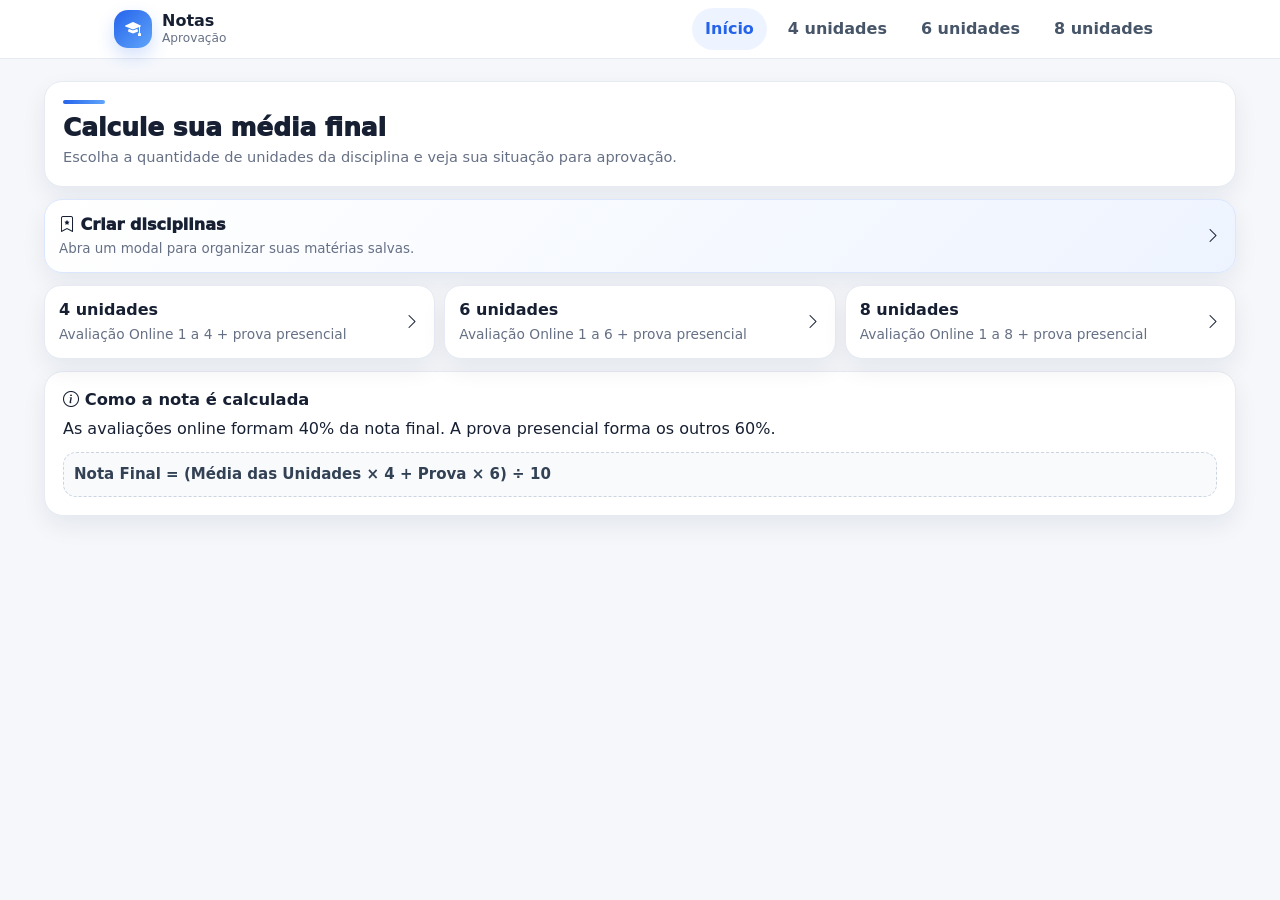
<file: index.html>
<!doctype html>
<html lang="pt-BR">
<head>
  <meta charset="utf-8">
  <meta name="viewport" content="width=device-width, initial-scale=1">
  <title>Calculadora de Notas</title>

  <link href="https://cdn.jsdelivr.net/npm/bootstrap@5.3.3/dist/css/bootstrap.min.css" rel="stylesheet">
  <link href="https://cdn.jsdelivr.net/npm/bootstrap-icons@1.11.3/font/bootstrap-icons.css" rel="stylesheet">
  <link rel="stylesheet" href="assets/css/styles.css">
  <link rel="icon" type="image/svg+xml" href="assets/img/favicon.svg">
</head>

<body>
  <header class="appbar">
    <div class="container-fluid appbar-inner">
      <a class="brand" href="index.html" aria-label="Início">
        <span class="brand-icon"><i class="bi bi-mortarboard-fill"></i></span>
        <span>
          <strong>Notas</strong>
          <small>Aprovação</small>
        </span>
      </a>

      <button class="icon-btn d-lg-none" type="button" data-bs-toggle="offcanvas" data-bs-target="#mobileMenu" aria-label="Abrir menu">
        <i class="bi bi-list"></i>
      </button>

      <nav class="desktop-nav d-none d-lg-flex">
        <a class="active" href="index.html">Início</a>
        <a href="pages/4-unidades.html">4 unidades</a>
        <a href="pages/6-unidades.html">6 unidades</a>
        <a href="pages/8-unidades.html">8 unidades</a>
      </nav>
    </div>
  </header>

  
    <div class="offcanvas offcanvas-end" tabindex="-1" id="mobileMenu">
      <div class="offcanvas-header">
        <h5 class="offcanvas-title">Navegação</h5>
        <button type="button" class="btn-close" data-bs-dismiss="offcanvas" aria-label="Fechar"></button>
      </div>
      <div class="offcanvas-body mobile-nav">
        <div class="mobile-nav-shell">
          <section class="mobile-nav-hero">
            <div class="mobile-nav-hero-top">
              <div class="mobile-nav-hero-icon"><i class="bi bi-grid-1x2-fill"></i></div>
              <div>
                <h6>Calculadora de Notas</h6>
                <p>Acesse rapidamente o início e os modelos de cálculo por quantidade de unidades.</p>
              </div>
            </div>
          </section>

          <section class="mobile-nav-section">
            <h6 class="mobile-nav-section-title"><i class="bi bi-compass"></i> Acesso rápido</h6>
            <div class="mobile-nav-grid">
              <a class="mobile-nav-card active" href="index.html">
                <span class="mobile-nav-card-icon"><i class="bi bi-house-door"></i></span>
                <span class="mobile-nav-card-text">
                  <strong>Início</strong>
                  <small>Visão geral da aplicação e regras de cálculo.</small>
                </span>
                <i class="bi bi-chevron-right mobile-nav-card-arrow"></i>
              </a>

              <a class="mobile-nav-card" href="pages/4-unidades.html">
                <span class="mobile-nav-card-icon"><i class="bi bi-calculator"></i></span>
                <span class="mobile-nav-card-text">
                  <strong>Calculadora 4 unidades</strong>
                  <small>Para disciplinas com 4 avaliações online + prova.</small>
                </span>
                <i class="bi bi-chevron-right mobile-nav-card-arrow"></i>
              </a>

              <a class="mobile-nav-card" href="pages/6-unidades.html">
                <span class="mobile-nav-card-icon"><i class="bi bi-calculator"></i></span>
                <span class="mobile-nav-card-text">
                  <strong>Calculadora 6 unidades</strong>
                  <small>Para disciplinas com 6 avaliações online + prova.</small>
                </span>
                <i class="bi bi-chevron-right mobile-nav-card-arrow"></i>
              </a>

              <a class="mobile-nav-card" href="pages/8-unidades.html">
                <span class="mobile-nav-card-icon"><i class="bi bi-calculator"></i></span>
                <span class="mobile-nav-card-text">
                  <strong>Calculadora 8 unidades</strong>
                  <small>Para disciplinas com 8 avaliações online + prova.</small>
                </span>
                <i class="bi bi-chevron-right mobile-nav-card-arrow"></i>
              </a>
            </div>
          </section>

          <section class="mobile-nav-footer">
            <span class="mobile-nav-credit"><i class="bi bi-code-slash"></i> Desenvolvido por Hagliberto Alves de Oliveira</span>
            <span class="mobile-nav-version"><i class="bi bi-tag"></i> v2.1.3</span>
          </section>
        </div>
      </div>
    </div>


  <main class="container app-container home-container">
    <section class="compact-hero">
      <div>
        <h1>Calcule sua média final</h1>
        <p>Escolha a quantidade de unidades da disciplina e veja sua situação para aprovação.</p>
      </div>
    </section>

    <section class="home-tools">
      <button type="button" class="home-manage-btn" data-bs-toggle="modal" data-bs-target="#disciplinasModal">
        <span>
          <strong><i class="bi bi-bookmark-star"></i> Criar disciplinas</strong>
          <small>Abra um modal para organizar suas matérias salvas.</small>
        </span>
        <i class="bi bi-chevron-right"></i>
      </button>
    </section>

    <section class="home-actions">
      <a class="home-action" href="pages/4-unidades.html">
        <span><strong>4 unidades</strong><small>Avaliação Online 1 a 4 + prova presencial</small></span>
        <i class="bi bi-chevron-right"></i>
      </a>
      <a class="home-action" href="pages/6-unidades.html">
        <span><strong>6 unidades</strong><small>Avaliação Online 1 a 6 + prova presencial</small></span>
        <i class="bi bi-chevron-right"></i>
      </a>
      <a class="home-action" href="pages/8-unidades.html">
        <span><strong>8 unidades</strong><small>Avaliação Online 1 a 8 + prova presencial</small></span>
        <i class="bi bi-chevron-right"></i>
      </a>
    </section>

    <section class="info-card">
      <h2><i class="bi bi-info-circle"></i> Como a nota é calculada</h2>
      <p>As avaliações online formam 40% da nota final. A prova presencial forma os outros 60%.</p>
      <div class="formula">Nota Final = (Média das Unidades × 4 + Prova × 6) ÷ 10</div>
    </section>
</main>

<div class="modal fade" id="disciplinasModal" tabindex="-1" aria-labelledby="disciplinasModalLabel" aria-hidden="true">
  <div class="modal-dialog modal-dialog-centered modal-lg">
    <div class="modal-content subject-modal-content">
      <div class="modal-header subject-modal-header">
        <div>
          <h5 class="modal-title" id="disciplinasModalLabel"><i class="bi bi-bookmark-star"></i> Disciplinas</h5>
          <p>Crie, selecione e salve as disciplinas no navegador.</p>
        </div>
        <button type="button" class="btn-close" data-bs-dismiss="modal" aria-label="Fechar"></button>
      </div>
      <div class="modal-body">
        <div class="subject-card subject-card-modal" id="disciplinas">
          <div class="subject-card-header">
            <div>
              <h2>Gerenciar disciplina</h2>
              <p>Ao clicar em <strong>Nova</strong>, o sistema sugere nomes de disciplinas de programação.</p>
            </div>
            <span class="subject-current-pill" title="Disciplina atual">
              <i class="bi bi-bookmark-star"></i>
              <span id="currentSubjectLabel">Disciplina</span>
            </span>
          </div>

          <div class="subject-grid subject-grid-modal">
            <div class="subject-field">
              <label for="subjectUnitCount">Modelo</label>
              <select id="subjectUnitCount" aria-label="Selecionar modelo de unidades">
                <option value="4">4 unidades</option>
                <option value="6">6 unidades</option>
                <option value="8">8 unidades</option>
              </select>
            </div>

            <div class="subject-field">
              <label for="subjectSelect">Disciplinas salvas</label>
              <select id="subjectSelect" aria-label="Selecionar disciplina salva"></select>
            </div>

            <div class="subject-field subject-field-name">
              <label for="subjectName">Nome da disciplina</label>
              <input type="text" id="subjectName" list="programmingSubjectsList" autocomplete="off" placeholder="Ex.: Lógica de Programação">
              <datalist id="programmingSubjectsList">
                <option value="Lógica de Programação"></option>
                <option value="Algoritmos"></option>
                <option value="Programação Web"></option>
                <option value="Banco de Dados"></option>
                <option value="JavaScript"></option>
                <option value="Python"></option>
                <option value="HTML e CSS"></option>
                <option value="Estrutura de Dados"></option>
                <option value="Engenharia de Software"></option>
                <option value="Desenvolvimento Mobile"></option>
                <option value="Programação Orientada a Objetos"></option>
                <option value="Sistemas para Internet"></option>
              </datalist>
            </div>
          </div>

          <div class="subject-actions">
            <button type="button" class="btn btn-outline-primary" id="btnNewSubject">
              <i class="bi bi-plus-circle"></i> Nova
            </button>
            <button type="button" class="btn btn-outline-danger" id="btnDeleteSubject">
              <i class="bi bi-trash"></i> Excluir
            </button>
            <button type="button" class="btn btn-primary btn-save" id="btnSaveSubject">
              <i class="bi bi-save"></i> Salvar disciplina
            </button>
          </div>

          <span class="subject-status">
            <i class="bi bi-check-circle-fill"></i>
            <span id="subjectSavedStatus">Salvamento local ativado</span>
          </span>
        </div>
      </div>
    </div>
  </div>
</div>

  <nav class="bottom-nav d-lg-none">
    <a class="active" href="index.html"><i class="bi bi-house"></i><span>Início</span></a>
    <a href="pages/8-unidades.html"><i class="bi bi-pencil-square"></i><span>Notas</span></a>
    <a href="pages/8-unidades.html#resultado"><i class="bi bi-bar-chart"></i><span>Média</span></a>
  </nav>

  <script src="https://cdn.jsdelivr.net/npm/bootstrap@5.3.3/dist/js/bootstrap.bundle.min.js"></script>
  <script src="assets/js/app.js"></script>
</body>
</html>
</file>
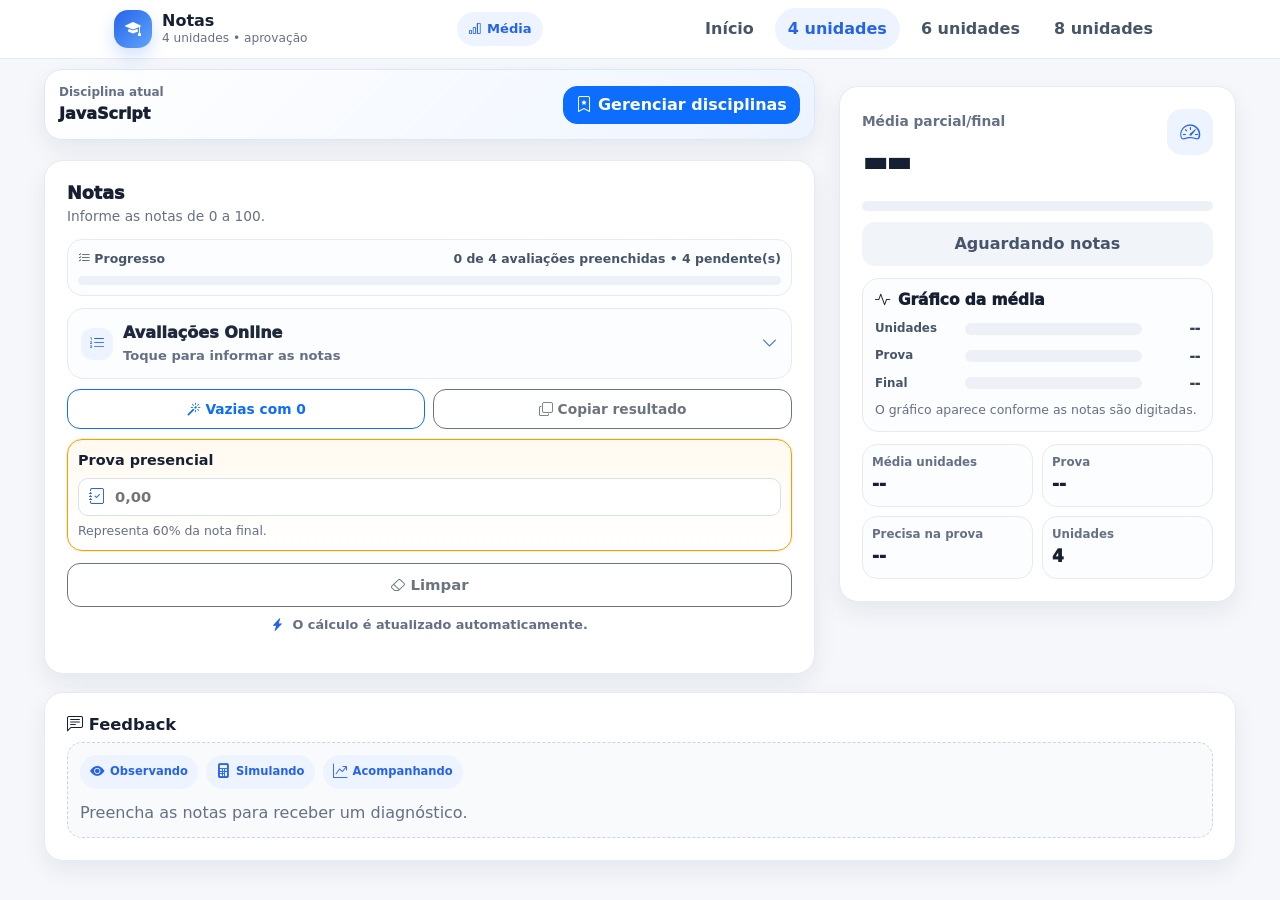
<file: pages/4-unidades.html>
<!doctype html>
<html lang="pt-BR" data-units="4">
<head>
  <meta charset="utf-8">
  <meta name="viewport" content="width=device-width, initial-scale=1">
  <title>4 Unidades | Calculadora de Notas</title>

  <link href="https://cdn.jsdelivr.net/npm/bootstrap@5.3.3/dist/css/bootstrap.min.css" rel="stylesheet">
  <link href="https://cdn.jsdelivr.net/npm/bootstrap-icons@1.11.3/font/bootstrap-icons.css" rel="stylesheet">
  <link rel="stylesheet" href="../assets/css/styles.css">
  <link rel="icon" type="image/svg+xml" href="../assets/img/favicon.svg">
</head>

<body>
  <header class="appbar">
    <div class="container-fluid appbar-inner">
      <a class="brand" href="../index.html" aria-label="Início">
        <span class="brand-icon"><i class="bi bi-mortarboard-fill"></i></span>
        <span>
          <strong>Notas</strong>
          <small>4 unidades • aprovação</small>
        </span>
      </a>

      <div class="appbar-actions">
        <a class="appbar-pill" href="#resultado">
          <i class="bi bi-bar-chart"></i>
          <span class="appbar-title-extra">Média</span>
        </a>

        <button class="icon-btn d-lg-none" type="button" data-bs-toggle="offcanvas" data-bs-target="#mobileMenu" aria-label="Abrir menu">
          <i class="bi bi-list"></i>
        </button>
      </div>

      <nav class="desktop-nav d-none d-lg-flex">
        <a href="../index.html">Início</a>
        <a class="active" href="4-unidades.html">4 unidades</a>
        <a class="" href="6-unidades.html">6 unidades</a>
        <a class="" href="8-unidades.html">8 unidades</a>
      </nav>
    </div>
  </header>

  
    <div class="offcanvas offcanvas-end" tabindex="-1" id="mobileMenu">
      <div class="offcanvas-header">
        <h5 class="offcanvas-title">Navegação</h5>
        <button type="button" class="btn-close" data-bs-dismiss="offcanvas" aria-label="Fechar"></button>
      </div>
      <div class="offcanvas-body mobile-nav">
        <div class="mobile-nav-shell">
          <section class="mobile-nav-hero">
            <div class="mobile-nav-hero-top">
              <div class="mobile-nav-hero-icon"><i class="bi bi-grid-1x2-fill"></i></div>
              <div>
                <h6>Calculadora de Notas</h6>
                <p>Acesse rapidamente o início e os modelos de cálculo por quantidade de unidades.</p>
              </div>
            </div>
          </section>

          <section class="mobile-nav-section">
            <h6 class="mobile-nav-section-title"><i class="bi bi-compass"></i> Acesso rápido</h6>
            <div class="mobile-nav-grid">
              <a class="mobile-nav-card" href="../index.html">
                <span class="mobile-nav-card-icon"><i class="bi bi-house-door"></i></span>
                <span class="mobile-nav-card-text">
                  <strong>Início</strong>
                  <small>Visão geral da aplicação e regras de cálculo.</small>
                </span>
                <i class="bi bi-chevron-right mobile-nav-card-arrow"></i>
              </a>

              <a class="mobile-nav-card active" href="../pages/4-unidades.html">
                <span class="mobile-nav-card-icon"><i class="bi bi-calculator"></i></span>
                <span class="mobile-nav-card-text">
                  <strong>Calculadora 4 unidades</strong>
                  <small>Para disciplinas com 4 avaliações online + prova.</small>
                </span>
                <i class="bi bi-chevron-right mobile-nav-card-arrow"></i>
              </a>

              <a class="mobile-nav-card" href="../pages/6-unidades.html">
                <span class="mobile-nav-card-icon"><i class="bi bi-calculator"></i></span>
                <span class="mobile-nav-card-text">
                  <strong>Calculadora 6 unidades</strong>
                  <small>Para disciplinas com 6 avaliações online + prova.</small>
                </span>
                <i class="bi bi-chevron-right mobile-nav-card-arrow"></i>
              </a>

              <a class="mobile-nav-card" href="../pages/8-unidades.html">
                <span class="mobile-nav-card-icon"><i class="bi bi-calculator"></i></span>
                <span class="mobile-nav-card-text">
                  <strong>Calculadora 8 unidades</strong>
                  <small>Para disciplinas com 8 avaliações online + prova.</small>
                </span>
                <i class="bi bi-chevron-right mobile-nav-card-arrow"></i>
              </a>
            </div>
          </section>

          <section class="mobile-nav-footer">
            <span class="mobile-nav-credit"><i class="bi bi-code-slash"></i> Desenvolvido por Hagliberto Alves de Oliveira</span>
            <span class="mobile-nav-version"><i class="bi bi-tag"></i> v2.1.3</span>
          </section>
        </div>
      </div>
    </div>


  <main class="container app-container calculator-page">


    <section class="subject-toolbar" id="disciplinasResumo">
      <div>
        <span>Disciplina atual</span>
        <strong id="currentSubjectToolbarLabel">Carregando...</strong>
      </div>
      <button type="button" class="btn btn-primary" data-bs-toggle="modal" data-bs-target="#disciplinasModal">
        <i class="bi bi-bookmark-star"></i> Gerenciar disciplinas
      </button>
    </section>
<section id="notas" class="app-card input-card">
      <div class="section-title">
        <div>
          <h2>Notas</h2>
          <p>Informe as notas de 0 a 100.</p>
        </div>
      </div>

        <div class="progress-summary">
          <div class="progress-summary-top">
            <span><i class="bi bi-list-check"></i> Progresso</span>
            <span id="progressText">0 de 0 avaliações preenchidas</span>
          </div>
          <div class="progress-mini-track">
            <div class="progress-mini-fill" id="progressFill"></div>
          </div>
        </div>

      <form id="gradeForm" novalidate>
        <details class="notes-expander" id="notesExpander">
          <summary>
            <span class="summary-left">
              <span class="summary-icon"><i class="bi bi-list-ol"></i></span>
              <span class="summary-text">
                <span>Avaliações Online</span>
                <small>Toque para informar as notas</small>
              </span>
            </span>
            <i class="bi bi-chevron-down chevron"></i>
          </summary>
          <div class="grades-list" id="onlineGradesContainer"></div>
        </details>

        <div class="utility-actions">
          <button type="button" class="btn btn-outline-primary" id="btnFillEmptyZero">
            <i class="bi bi-magic"></i> Vazias com 0
          </button>
          <button type="button" class="btn btn-outline-secondary" id="btnCopyResult">
            <i class="bi bi-copy"></i> Copiar resultado
          </button>
        </div>


        <div class="exam-box">
          <label for="examGrade">Prova presencial</label>
          <div class="input-wrap">
            <i class="bi bi-journal-check"></i>
            <input type="text" inputmode="numeric" maxlength="6" autocomplete="off" id="examGrade" inputmode="numeric" maxlength="6" autocomplete="off" placeholder="0,00" title="Digite apenas números. A vírgula será inserida automaticamente.">
          </div>
          <small>Representa 60% da nota final.</small>
        </div>

        <div class="action-row single-action">
          <button type="button" class="btn btn-outline-secondary" id="btnLimpar">
            <i class="bi bi-eraser"></i> Limpar
          </button>
        </div>
        <p class="auto-calc-note"><i class="bi bi-lightning-charge-fill"></i> O cálculo é atualizado automaticamente.</p>
      </form>
    </section>

    <section id="resultado" class="app-card result-panel">
      <div class="result-top">
        <div>
          <span class="result-label">Média parcial/final</span>
          <strong id="finalGrade">--</strong>
        </div>
        <div class="result-icon" id="resultIcon"><i class="bi bi-speedometer2"></i></div>
      </div>

      <div class="progress result-progress">
        <div id="progressBar" class="progress-bar" style="width: 0%"></div>
      </div>

      <div id="statusBadge" class="status-badge neutral">Aguardando notas</div>

      <div class="live-chart" aria-label="Gráfico de acompanhamento das notas">
        <h3><i class="bi bi-activity"></i> Gráfico da média</h3>

        <div class="chart-row">
          <span class="chart-label">Unidades</span>
          <div class="chart-track"><div class="chart-bar online" id="barUnits"></div></div>
          <span class="chart-value" id="barUnitsValue">--</span>
        </div>

        <div class="chart-row">
          <span class="chart-label">Prova</span>
          <div class="chart-track"><div class="chart-bar exam" id="barExam"></div></div>
          <span class="chart-value" id="barExamValue">--</span>
        </div>

        <div class="chart-row">
          <span class="chart-label">Final</span>
          <div class="chart-track"><div class="chart-bar final" id="barFinal"></div></div>
          <span class="chart-value" id="barFinalValue">--</span>
        </div>

        <p class="chart-help" id="chartHelp">
          O gráfico aparece conforme as notas são digitadas.
        </p>
      </div>

      <div class="result-grid">
        <div class="mini-stat">
          <span>Média unidades</span>
          <strong id="unitsAverage">--</strong>
        </div>
        <div class="mini-stat">
          <span>Prova</span>
          <strong id="examResult">--</strong>
        </div>
        <div class="mini-stat">
          <span>Precisa na prova</span>
          <strong id="neededExam">--</strong>
        </div>
        <div class="mini-stat">
          <span>Unidades</span>
          <strong>4</strong>
        </div>
      </div>
    </section>

    <section class="app-card feedback-card">
      <h2><i class="bi bi-chat-left-text"></i> Feedback</h2>
      <div id="feedbackArea" class="feedback-empty">
        Preencha as notas para receber um diagnóstico.
      </div>
    </section>
</main>

<div class="modal fade" id="disciplinasModal" tabindex="-1" aria-labelledby="disciplinasModalLabel" aria-hidden="true">
  <div class="modal-dialog modal-dialog-centered modal-lg">
    <div class="modal-content subject-modal-content">
      <div class="modal-header subject-modal-header">
        <div>
          <h5 class="modal-title" id="disciplinasModalLabel"><i class="bi bi-bookmark-star"></i> Disciplinas</h5>
          <p>Crie, selecione e salve as disciplinas no navegador.</p>
        </div>
        <button type="button" class="btn-close" data-bs-dismiss="modal" aria-label="Fechar"></button>
      </div>
      <div class="modal-body">
        <div class="subject-card subject-card-modal" id="disciplinas">
          <div class="subject-card-header">
            <div>
              <h2>Gerenciar disciplina</h2>
              <p>Ao clicar em <strong>Nova</strong>, o sistema sugere nomes de disciplinas de programação.</p>
            </div>
            <span class="subject-current-pill" title="Disciplina atual">
              <i class="bi bi-bookmark-star"></i>
              <span id="currentSubjectLabel">Disciplina</span>
            </span>
          </div>

          <div class="subject-grid subject-grid-modal">
            <div class="subject-field">
              <label for="subjectUnitCount">Modelo</label>
              <select id="subjectUnitCount" aria-label="Selecionar modelo de unidades">
                <option value="4">4 unidades</option>
                <option value="6">6 unidades</option>
                <option value="8">8 unidades</option>
              </select>
            </div>

            <div class="subject-field">
              <label for="subjectSelect">Disciplinas salvas</label>
              <select id="subjectSelect" aria-label="Selecionar disciplina salva"></select>
            </div>

            <div class="subject-field subject-field-name">
              <label for="subjectName">Nome da disciplina</label>
              <input type="text" id="subjectName" list="programmingSubjectsList" autocomplete="off" placeholder="Ex.: Lógica de Programação">
              <datalist id="programmingSubjectsList">
                <option value="Lógica de Programação"></option>
                <option value="Algoritmos"></option>
                <option value="Programação Web"></option>
                <option value="Banco de Dados"></option>
                <option value="JavaScript"></option>
                <option value="Python"></option>
                <option value="HTML e CSS"></option>
                <option value="Estrutura de Dados"></option>
                <option value="Engenharia de Software"></option>
                <option value="Desenvolvimento Mobile"></option>
                <option value="Programação Orientada a Objetos"></option>
                <option value="Sistemas para Internet"></option>
              </datalist>
            </div>
          </div>

          <div class="subject-actions">
            <button type="button" class="btn btn-outline-primary" id="btnNewSubject">
              <i class="bi bi-plus-circle"></i> Nova
            </button>
            <button type="button" class="btn btn-outline-danger" id="btnDeleteSubject">
              <i class="bi bi-trash"></i> Excluir
            </button>
            <button type="button" class="btn btn-primary btn-save" id="btnSaveSubject">
              <i class="bi bi-save"></i> Salvar disciplina
            </button>
          </div>

          <span class="subject-status">
            <i class="bi bi-check-circle-fill"></i>
            <span id="subjectSavedStatus">Salvamento local ativado</span>
          </span>
        </div>
      </div>
    </div>
  </div>
</div>

  <nav class="bottom-nav d-lg-none">
    <a href="../index.html"><i class="bi bi-house"></i><span>Início</span></a>
    <a href="#notas" class="active"><i class="bi bi-pencil-square"></i><span>Notas</span></a>
    <a href="#resultado"><i class="bi bi-bar-chart"></i><span>Média</span></a>
  </nav>

  <script src="https://cdn.jsdelivr.net/npm/bootstrap@5.3.3/dist/js/bootstrap.bundle.min.js"></script>
  <script src="../assets/js/app.js"></script>
</body>
</html>
</file>
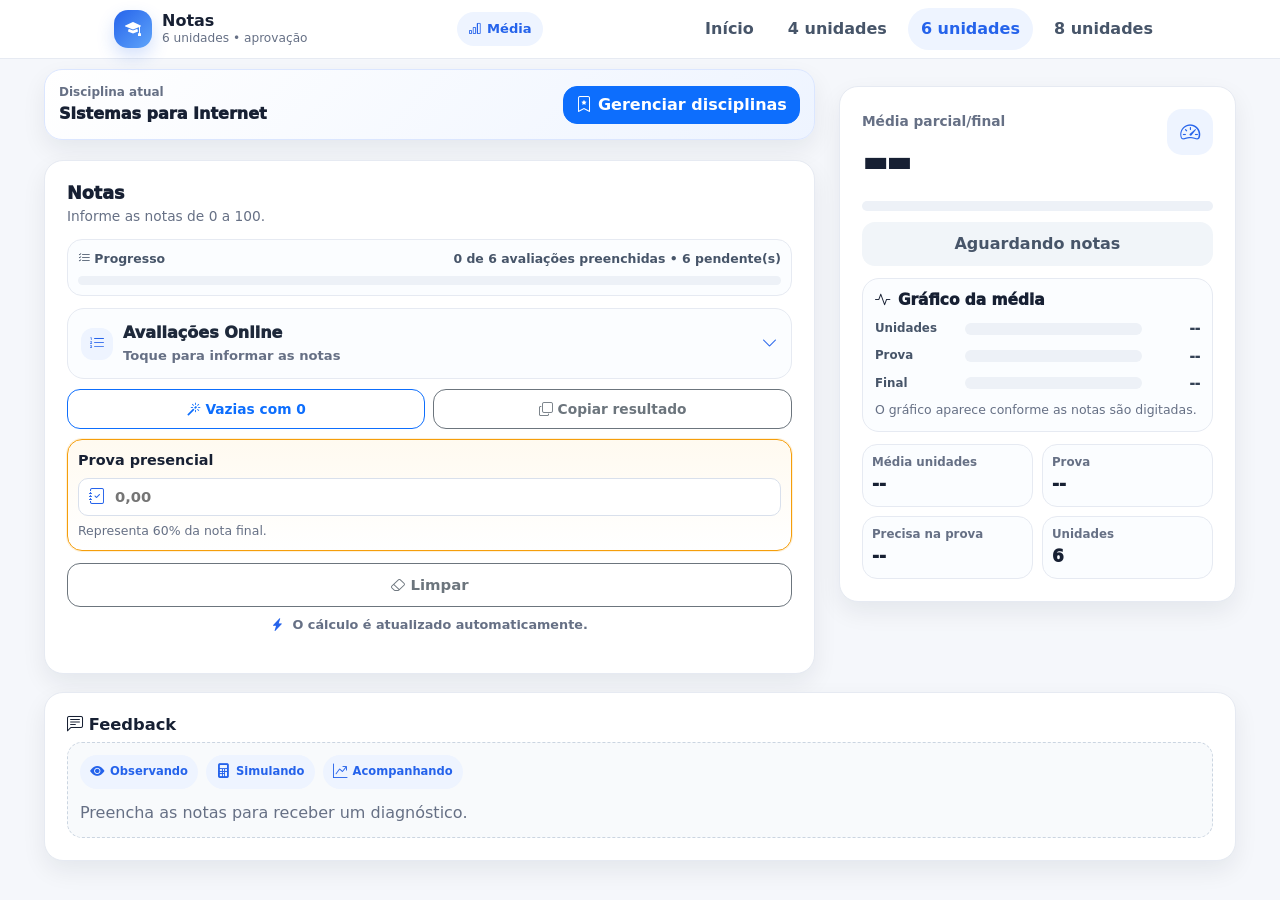
<file: pages/6-unidades.html>
<!doctype html>
<html lang="pt-BR" data-units="6">
<head>
  <meta charset="utf-8">
  <meta name="viewport" content="width=device-width, initial-scale=1">
  <title>6 Unidades | Calculadora de Notas</title>

  <link href="https://cdn.jsdelivr.net/npm/bootstrap@5.3.3/dist/css/bootstrap.min.css" rel="stylesheet">
  <link href="https://cdn.jsdelivr.net/npm/bootstrap-icons@1.11.3/font/bootstrap-icons.css" rel="stylesheet">
  <link rel="stylesheet" href="../assets/css/styles.css">
  <link rel="icon" type="image/svg+xml" href="../assets/img/favicon.svg">
</head>

<body>
  <header class="appbar">
    <div class="container-fluid appbar-inner">
      <a class="brand" href="../index.html" aria-label="Início">
        <span class="brand-icon"><i class="bi bi-mortarboard-fill"></i></span>
        <span>
          <strong>Notas</strong>
          <small>6 unidades • aprovação</small>
        </span>
      </a>

      <div class="appbar-actions">
        <a class="appbar-pill" href="#resultado">
          <i class="bi bi-bar-chart"></i>
          <span class="appbar-title-extra">Média</span>
        </a>

        <button class="icon-btn d-lg-none" type="button" data-bs-toggle="offcanvas" data-bs-target="#mobileMenu" aria-label="Abrir menu">
          <i class="bi bi-list"></i>
        </button>
      </div>

      <nav class="desktop-nav d-none d-lg-flex">
        <a href="../index.html">Início</a>
        <a class="" href="4-unidades.html">4 unidades</a>
        <a class="active" href="6-unidades.html">6 unidades</a>
        <a class="" href="8-unidades.html">8 unidades</a>
      </nav>
    </div>
  </header>

  
    <div class="offcanvas offcanvas-end" tabindex="-1" id="mobileMenu">
      <div class="offcanvas-header">
        <h5 class="offcanvas-title">Navegação</h5>
        <button type="button" class="btn-close" data-bs-dismiss="offcanvas" aria-label="Fechar"></button>
      </div>
      <div class="offcanvas-body mobile-nav">
        <div class="mobile-nav-shell">
          <section class="mobile-nav-hero">
            <div class="mobile-nav-hero-top">
              <div class="mobile-nav-hero-icon"><i class="bi bi-grid-1x2-fill"></i></div>
              <div>
                <h6>Calculadora de Notas</h6>
                <p>Acesse rapidamente o início e os modelos de cálculo por quantidade de unidades.</p>
              </div>
            </div>
          </section>

          <section class="mobile-nav-section">
            <h6 class="mobile-nav-section-title"><i class="bi bi-compass"></i> Acesso rápido</h6>
            <div class="mobile-nav-grid">
              <a class="mobile-nav-card" href="../index.html">
                <span class="mobile-nav-card-icon"><i class="bi bi-house-door"></i></span>
                <span class="mobile-nav-card-text">
                  <strong>Início</strong>
                  <small>Visão geral da aplicação e regras de cálculo.</small>
                </span>
                <i class="bi bi-chevron-right mobile-nav-card-arrow"></i>
              </a>

              <a class="mobile-nav-card" href="../pages/4-unidades.html">
                <span class="mobile-nav-card-icon"><i class="bi bi-calculator"></i></span>
                <span class="mobile-nav-card-text">
                  <strong>Calculadora 4 unidades</strong>
                  <small>Para disciplinas com 4 avaliações online + prova.</small>
                </span>
                <i class="bi bi-chevron-right mobile-nav-card-arrow"></i>
              </a>

              <a class="mobile-nav-card active" href="../pages/6-unidades.html">
                <span class="mobile-nav-card-icon"><i class="bi bi-calculator"></i></span>
                <span class="mobile-nav-card-text">
                  <strong>Calculadora 6 unidades</strong>
                  <small>Para disciplinas com 6 avaliações online + prova.</small>
                </span>
                <i class="bi bi-chevron-right mobile-nav-card-arrow"></i>
              </a>

              <a class="mobile-nav-card" href="../pages/8-unidades.html">
                <span class="mobile-nav-card-icon"><i class="bi bi-calculator"></i></span>
                <span class="mobile-nav-card-text">
                  <strong>Calculadora 8 unidades</strong>
                  <small>Para disciplinas com 8 avaliações online + prova.</small>
                </span>
                <i class="bi bi-chevron-right mobile-nav-card-arrow"></i>
              </a>
            </div>
          </section>

          <section class="mobile-nav-footer">
            <span class="mobile-nav-credit"><i class="bi bi-code-slash"></i> Desenvolvido por Hagliberto Alves de Oliveira</span>
            <span class="mobile-nav-version"><i class="bi bi-tag"></i> v2.1.3</span>
          </section>
        </div>
      </div>
    </div>


  <main class="container app-container calculator-page">


    <section class="subject-toolbar" id="disciplinasResumo">
      <div>
        <span>Disciplina atual</span>
        <strong id="currentSubjectToolbarLabel">Carregando...</strong>
      </div>
      <button type="button" class="btn btn-primary" data-bs-toggle="modal" data-bs-target="#disciplinasModal">
        <i class="bi bi-bookmark-star"></i> Gerenciar disciplinas
      </button>
    </section>
<section id="notas" class="app-card input-card">
      <div class="section-title">
        <div>
          <h2>Notas</h2>
          <p>Informe as notas de 0 a 100.</p>
        </div>
      </div>

        <div class="progress-summary">
          <div class="progress-summary-top">
            <span><i class="bi bi-list-check"></i> Progresso</span>
            <span id="progressText">0 de 0 avaliações preenchidas</span>
          </div>
          <div class="progress-mini-track">
            <div class="progress-mini-fill" id="progressFill"></div>
          </div>
        </div>

      <form id="gradeForm" novalidate>
        <details class="notes-expander" id="notesExpander">
          <summary>
            <span class="summary-left">
              <span class="summary-icon"><i class="bi bi-list-ol"></i></span>
              <span class="summary-text">
                <span>Avaliações Online</span>
                <small>Toque para informar as notas</small>
              </span>
            </span>
            <i class="bi bi-chevron-down chevron"></i>
          </summary>
          <div class="grades-list" id="onlineGradesContainer"></div>
        </details>

        <div class="utility-actions">
          <button type="button" class="btn btn-outline-primary" id="btnFillEmptyZero">
            <i class="bi bi-magic"></i> Vazias com 0
          </button>
          <button type="button" class="btn btn-outline-secondary" id="btnCopyResult">
            <i class="bi bi-copy"></i> Copiar resultado
          </button>
        </div>


        <div class="exam-box">
          <label for="examGrade">Prova presencial</label>
          <div class="input-wrap">
            <i class="bi bi-journal-check"></i>
            <input type="text" inputmode="numeric" maxlength="6" autocomplete="off" id="examGrade" inputmode="numeric" maxlength="6" autocomplete="off" placeholder="0,00" title="Digite apenas números. A vírgula será inserida automaticamente.">
          </div>
          <small>Representa 60% da nota final.</small>
        </div>

        <div class="action-row single-action">
          <button type="button" class="btn btn-outline-secondary" id="btnLimpar">
            <i class="bi bi-eraser"></i> Limpar
          </button>
        </div>
        <p class="auto-calc-note"><i class="bi bi-lightning-charge-fill"></i> O cálculo é atualizado automaticamente.</p>
      </form>
    </section>

    <section id="resultado" class="app-card result-panel">
      <div class="result-top">
        <div>
          <span class="result-label">Média parcial/final</span>
          <strong id="finalGrade">--</strong>
        </div>
        <div class="result-icon" id="resultIcon"><i class="bi bi-speedometer2"></i></div>
      </div>

      <div class="progress result-progress">
        <div id="progressBar" class="progress-bar" style="width: 0%"></div>
      </div>

      <div id="statusBadge" class="status-badge neutral">Aguardando notas</div>

      <div class="live-chart" aria-label="Gráfico de acompanhamento das notas">
        <h3><i class="bi bi-activity"></i> Gráfico da média</h3>

        <div class="chart-row">
          <span class="chart-label">Unidades</span>
          <div class="chart-track"><div class="chart-bar online" id="barUnits"></div></div>
          <span class="chart-value" id="barUnitsValue">--</span>
        </div>

        <div class="chart-row">
          <span class="chart-label">Prova</span>
          <div class="chart-track"><div class="chart-bar exam" id="barExam"></div></div>
          <span class="chart-value" id="barExamValue">--</span>
        </div>

        <div class="chart-row">
          <span class="chart-label">Final</span>
          <div class="chart-track"><div class="chart-bar final" id="barFinal"></div></div>
          <span class="chart-value" id="barFinalValue">--</span>
        </div>

        <p class="chart-help" id="chartHelp">
          O gráfico aparece conforme as notas são digitadas.
        </p>
      </div>

      <div class="result-grid">
        <div class="mini-stat">
          <span>Média unidades</span>
          <strong id="unitsAverage">--</strong>
        </div>
        <div class="mini-stat">
          <span>Prova</span>
          <strong id="examResult">--</strong>
        </div>
        <div class="mini-stat">
          <span>Precisa na prova</span>
          <strong id="neededExam">--</strong>
        </div>
        <div class="mini-stat">
          <span>Unidades</span>
          <strong>6</strong>
        </div>
      </div>
    </section>

    <section class="app-card feedback-card">
      <h2><i class="bi bi-chat-left-text"></i> Feedback</h2>
      <div id="feedbackArea" class="feedback-empty">
        Preencha as notas para receber um diagnóstico.
      </div>
    </section>
</main>

<div class="modal fade" id="disciplinasModal" tabindex="-1" aria-labelledby="disciplinasModalLabel" aria-hidden="true">
  <div class="modal-dialog modal-dialog-centered modal-lg">
    <div class="modal-content subject-modal-content">
      <div class="modal-header subject-modal-header">
        <div>
          <h5 class="modal-title" id="disciplinasModalLabel"><i class="bi bi-bookmark-star"></i> Disciplinas</h5>
          <p>Crie, selecione e salve as disciplinas no navegador.</p>
        </div>
        <button type="button" class="btn-close" data-bs-dismiss="modal" aria-label="Fechar"></button>
      </div>
      <div class="modal-body">
        <div class="subject-card subject-card-modal" id="disciplinas">
          <div class="subject-card-header">
            <div>
              <h2>Gerenciar disciplina</h2>
              <p>Ao clicar em <strong>Nova</strong>, o sistema sugere nomes de disciplinas de programação.</p>
            </div>
            <span class="subject-current-pill" title="Disciplina atual">
              <i class="bi bi-bookmark-star"></i>
              <span id="currentSubjectLabel">Disciplina</span>
            </span>
          </div>

          <div class="subject-grid subject-grid-modal">
            <div class="subject-field">
              <label for="subjectUnitCount">Modelo</label>
              <select id="subjectUnitCount" aria-label="Selecionar modelo de unidades">
                <option value="4">4 unidades</option>
                <option value="6">6 unidades</option>
                <option value="8">8 unidades</option>
              </select>
            </div>

            <div class="subject-field">
              <label for="subjectSelect">Disciplinas salvas</label>
              <select id="subjectSelect" aria-label="Selecionar disciplina salva"></select>
            </div>

            <div class="subject-field subject-field-name">
              <label for="subjectName">Nome da disciplina</label>
              <input type="text" id="subjectName" list="programmingSubjectsList" autocomplete="off" placeholder="Ex.: Lógica de Programação">
              <datalist id="programmingSubjectsList">
                <option value="Lógica de Programação"></option>
                <option value="Algoritmos"></option>
                <option value="Programação Web"></option>
                <option value="Banco de Dados"></option>
                <option value="JavaScript"></option>
                <option value="Python"></option>
                <option value="HTML e CSS"></option>
                <option value="Estrutura de Dados"></option>
                <option value="Engenharia de Software"></option>
                <option value="Desenvolvimento Mobile"></option>
                <option value="Programação Orientada a Objetos"></option>
                <option value="Sistemas para Internet"></option>
              </datalist>
            </div>
          </div>

          <div class="subject-actions">
            <button type="button" class="btn btn-outline-primary" id="btnNewSubject">
              <i class="bi bi-plus-circle"></i> Nova
            </button>
            <button type="button" class="btn btn-outline-danger" id="btnDeleteSubject">
              <i class="bi bi-trash"></i> Excluir
            </button>
            <button type="button" class="btn btn-primary btn-save" id="btnSaveSubject">
              <i class="bi bi-save"></i> Salvar disciplina
            </button>
          </div>

          <span class="subject-status">
            <i class="bi bi-check-circle-fill"></i>
            <span id="subjectSavedStatus">Salvamento local ativado</span>
          </span>
        </div>
      </div>
    </div>
  </div>
</div>

  <nav class="bottom-nav d-lg-none">
    <a href="../index.html"><i class="bi bi-house"></i><span>Início</span></a>
    <a href="#notas" class="active"><i class="bi bi-pencil-square"></i><span>Notas</span></a>
    <a href="#resultado"><i class="bi bi-bar-chart"></i><span>Média</span></a>
  </nav>

  <script src="https://cdn.jsdelivr.net/npm/bootstrap@5.3.3/dist/js/bootstrap.bundle.min.js"></script>
  <script src="../assets/js/app.js"></script>
</body>
</html>
</file>
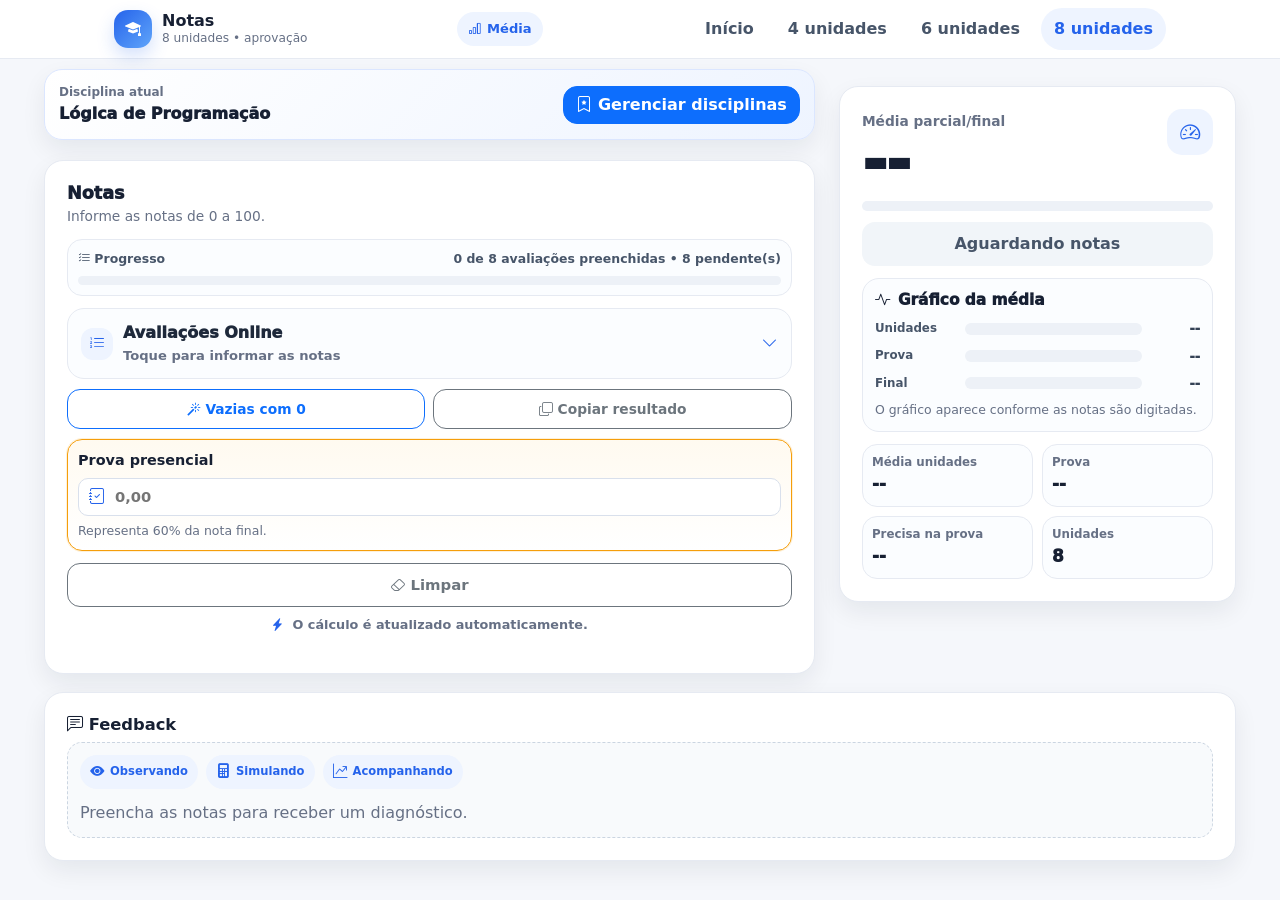
<file: pages/8-unidades.html>
<!doctype html>
<html lang="pt-BR" data-units="8">
<head>
  <meta charset="utf-8">
  <meta name="viewport" content="width=device-width, initial-scale=1">
  <title>8 Unidades | Calculadora de Notas</title>

  <link href="https://cdn.jsdelivr.net/npm/bootstrap@5.3.3/dist/css/bootstrap.min.css" rel="stylesheet">
  <link href="https://cdn.jsdelivr.net/npm/bootstrap-icons@1.11.3/font/bootstrap-icons.css" rel="stylesheet">
  <link rel="stylesheet" href="../assets/css/styles.css">
  <link rel="icon" type="image/svg+xml" href="../assets/img/favicon.svg">
</head>

<body>
  <header class="appbar">
    <div class="container-fluid appbar-inner">
      <a class="brand" href="../index.html" aria-label="Início">
        <span class="brand-icon"><i class="bi bi-mortarboard-fill"></i></span>
        <span>
          <strong>Notas</strong>
          <small>8 unidades • aprovação</small>
        </span>
      </a>

      <div class="appbar-actions">
        <a class="appbar-pill" href="#resultado">
          <i class="bi bi-bar-chart"></i>
          <span class="appbar-title-extra">Média</span>
        </a>

        <button class="icon-btn d-lg-none" type="button" data-bs-toggle="offcanvas" data-bs-target="#mobileMenu" aria-label="Abrir menu">
          <i class="bi bi-list"></i>
        </button>
      </div>

      <nav class="desktop-nav d-none d-lg-flex">
        <a href="../index.html">Início</a>
        <a class="" href="4-unidades.html">4 unidades</a>
        <a class="" href="6-unidades.html">6 unidades</a>
        <a class="active" href="8-unidades.html">8 unidades</a>
      </nav>
    </div>
  </header>

  
    <div class="offcanvas offcanvas-end" tabindex="-1" id="mobileMenu">
      <div class="offcanvas-header">
        <h5 class="offcanvas-title">Navegação</h5>
        <button type="button" class="btn-close" data-bs-dismiss="offcanvas" aria-label="Fechar"></button>
      </div>
      <div class="offcanvas-body mobile-nav">
        <div class="mobile-nav-shell">
          <section class="mobile-nav-hero">
            <div class="mobile-nav-hero-top">
              <div class="mobile-nav-hero-icon"><i class="bi bi-grid-1x2-fill"></i></div>
              <div>
                <h6>Calculadora de Notas</h6>
                <p>Acesse rapidamente o início e os modelos de cálculo por quantidade de unidades.</p>
              </div>
            </div>
          </section>

          <section class="mobile-nav-section">
            <h6 class="mobile-nav-section-title"><i class="bi bi-compass"></i> Acesso rápido</h6>
            <div class="mobile-nav-grid">
              <a class="mobile-nav-card" href="../index.html">
                <span class="mobile-nav-card-icon"><i class="bi bi-house-door"></i></span>
                <span class="mobile-nav-card-text">
                  <strong>Início</strong>
                  <small>Visão geral da aplicação e regras de cálculo.</small>
                </span>
                <i class="bi bi-chevron-right mobile-nav-card-arrow"></i>
              </a>

              <a class="mobile-nav-card" href="../pages/4-unidades.html">
                <span class="mobile-nav-card-icon"><i class="bi bi-calculator"></i></span>
                <span class="mobile-nav-card-text">
                  <strong>Calculadora 4 unidades</strong>
                  <small>Para disciplinas com 4 avaliações online + prova.</small>
                </span>
                <i class="bi bi-chevron-right mobile-nav-card-arrow"></i>
              </a>

              <a class="mobile-nav-card" href="../pages/6-unidades.html">
                <span class="mobile-nav-card-icon"><i class="bi bi-calculator"></i></span>
                <span class="mobile-nav-card-text">
                  <strong>Calculadora 6 unidades</strong>
                  <small>Para disciplinas com 6 avaliações online + prova.</small>
                </span>
                <i class="bi bi-chevron-right mobile-nav-card-arrow"></i>
              </a>

              <a class="mobile-nav-card active" href="../pages/8-unidades.html">
                <span class="mobile-nav-card-icon"><i class="bi bi-calculator"></i></span>
                <span class="mobile-nav-card-text">
                  <strong>Calculadora 8 unidades</strong>
                  <small>Para disciplinas com 8 avaliações online + prova.</small>
                </span>
                <i class="bi bi-chevron-right mobile-nav-card-arrow"></i>
              </a>
            </div>
          </section>

          <section class="mobile-nav-footer">
            <span class="mobile-nav-credit"><i class="bi bi-code-slash"></i> Desenvolvido por Hagliberto Alves de Oliveira</span>
            <span class="mobile-nav-version"><i class="bi bi-tag"></i> v2.1.3</span>
          </section>
        </div>
      </div>
    </div>


  <main class="container app-container calculator-page">


    <section class="subject-toolbar" id="disciplinasResumo">
      <div>
        <span>Disciplina atual</span>
        <strong id="currentSubjectToolbarLabel">Carregando...</strong>
      </div>
      <button type="button" class="btn btn-primary" data-bs-toggle="modal" data-bs-target="#disciplinasModal">
        <i class="bi bi-bookmark-star"></i> Gerenciar disciplinas
      </button>
    </section>
<section id="notas" class="app-card input-card">
      <div class="section-title">
        <div>
          <h2>Notas</h2>
          <p>Informe as notas de 0 a 100.</p>
        </div>
      </div>

        <div class="progress-summary">
          <div class="progress-summary-top">
            <span><i class="bi bi-list-check"></i> Progresso</span>
            <span id="progressText">0 de 0 avaliações preenchidas</span>
          </div>
          <div class="progress-mini-track">
            <div class="progress-mini-fill" id="progressFill"></div>
          </div>
        </div>

      <form id="gradeForm" novalidate>
        <details class="notes-expander" id="notesExpander">
          <summary>
            <span class="summary-left">
              <span class="summary-icon"><i class="bi bi-list-ol"></i></span>
              <span class="summary-text">
                <span>Avaliações Online</span>
                <small>Toque para informar as notas</small>
              </span>
            </span>
            <i class="bi bi-chevron-down chevron"></i>
          </summary>
          <div class="grades-list" id="onlineGradesContainer"></div>
        </details>

        <div class="utility-actions">
          <button type="button" class="btn btn-outline-primary" id="btnFillEmptyZero">
            <i class="bi bi-magic"></i> Vazias com 0
          </button>
          <button type="button" class="btn btn-outline-secondary" id="btnCopyResult">
            <i class="bi bi-copy"></i> Copiar resultado
          </button>
        </div>


        <div class="exam-box">
          <label for="examGrade">Prova presencial</label>
          <div class="input-wrap">
            <i class="bi bi-journal-check"></i>
            <input type="text" inputmode="numeric" maxlength="6" autocomplete="off" id="examGrade" inputmode="numeric" maxlength="6" autocomplete="off" placeholder="0,00" title="Digite apenas números. A vírgula será inserida automaticamente.">
          </div>
          <small>Representa 60% da nota final.</small>
        </div>

        <div class="action-row single-action">
          <button type="button" class="btn btn-outline-secondary" id="btnLimpar">
            <i class="bi bi-eraser"></i> Limpar
          </button>
        </div>
        <p class="auto-calc-note"><i class="bi bi-lightning-charge-fill"></i> O cálculo é atualizado automaticamente.</p>
      </form>
    </section>

    <section id="resultado" class="app-card result-panel">
      <div class="result-top">
        <div>
          <span class="result-label">Média parcial/final</span>
          <strong id="finalGrade">--</strong>
        </div>
        <div class="result-icon" id="resultIcon"><i class="bi bi-speedometer2"></i></div>
      </div>

      <div class="progress result-progress">
        <div id="progressBar" class="progress-bar" style="width: 0%"></div>
      </div>

      <div id="statusBadge" class="status-badge neutral">Aguardando notas</div>

      <div class="live-chart" aria-label="Gráfico de acompanhamento das notas">
        <h3><i class="bi bi-activity"></i> Gráfico da média</h3>

        <div class="chart-row">
          <span class="chart-label">Unidades</span>
          <div class="chart-track"><div class="chart-bar online" id="barUnits"></div></div>
          <span class="chart-value" id="barUnitsValue">--</span>
        </div>

        <div class="chart-row">
          <span class="chart-label">Prova</span>
          <div class="chart-track"><div class="chart-bar exam" id="barExam"></div></div>
          <span class="chart-value" id="barExamValue">--</span>
        </div>

        <div class="chart-row">
          <span class="chart-label">Final</span>
          <div class="chart-track"><div class="chart-bar final" id="barFinal"></div></div>
          <span class="chart-value" id="barFinalValue">--</span>
        </div>

        <p class="chart-help" id="chartHelp">
          O gráfico aparece conforme as notas são digitadas.
        </p>
      </div>

      <div class="result-grid">
        <div class="mini-stat">
          <span>Média unidades</span>
          <strong id="unitsAverage">--</strong>
        </div>
        <div class="mini-stat">
          <span>Prova</span>
          <strong id="examResult">--</strong>
        </div>
        <div class="mini-stat">
          <span>Precisa na prova</span>
          <strong id="neededExam">--</strong>
        </div>
        <div class="mini-stat">
          <span>Unidades</span>
          <strong>8</strong>
        </div>
      </div>
    </section>

    <section class="app-card feedback-card">
      <h2><i class="bi bi-chat-left-text"></i> Feedback</h2>
      <div id="feedbackArea" class="feedback-empty">
        Preencha as notas para receber um diagnóstico.
      </div>
    </section>
</main>

<div class="modal fade" id="disciplinasModal" tabindex="-1" aria-labelledby="disciplinasModalLabel" aria-hidden="true">
  <div class="modal-dialog modal-dialog-centered modal-lg">
    <div class="modal-content subject-modal-content">
      <div class="modal-header subject-modal-header">
        <div>
          <h5 class="modal-title" id="disciplinasModalLabel"><i class="bi bi-bookmark-star"></i> Disciplinas</h5>
          <p>Crie, selecione e salve as disciplinas no navegador.</p>
        </div>
        <button type="button" class="btn-close" data-bs-dismiss="modal" aria-label="Fechar"></button>
      </div>
      <div class="modal-body">
        <div class="subject-card subject-card-modal" id="disciplinas">
          <div class="subject-card-header">
            <div>
              <h2>Gerenciar disciplina</h2>
              <p>Ao clicar em <strong>Nova</strong>, o sistema sugere nomes de disciplinas de programação.</p>
            </div>
            <span class="subject-current-pill" title="Disciplina atual">
              <i class="bi bi-bookmark-star"></i>
              <span id="currentSubjectLabel">Disciplina</span>
            </span>
          </div>

          <div class="subject-grid subject-grid-modal">
            <div class="subject-field">
              <label for="subjectUnitCount">Modelo</label>
              <select id="subjectUnitCount" aria-label="Selecionar modelo de unidades">
                <option value="4">4 unidades</option>
                <option value="6">6 unidades</option>
                <option value="8">8 unidades</option>
              </select>
            </div>

            <div class="subject-field">
              <label for="subjectSelect">Disciplinas salvas</label>
              <select id="subjectSelect" aria-label="Selecionar disciplina salva"></select>
            </div>

            <div class="subject-field subject-field-name">
              <label for="subjectName">Nome da disciplina</label>
              <input type="text" id="subjectName" list="programmingSubjectsList" autocomplete="off" placeholder="Ex.: Lógica de Programação">
              <datalist id="programmingSubjectsList">
                <option value="Lógica de Programação"></option>
                <option value="Algoritmos"></option>
                <option value="Programação Web"></option>
                <option value="Banco de Dados"></option>
                <option value="JavaScript"></option>
                <option value="Python"></option>
                <option value="HTML e CSS"></option>
                <option value="Estrutura de Dados"></option>
                <option value="Engenharia de Software"></option>
                <option value="Desenvolvimento Mobile"></option>
                <option value="Programação Orientada a Objetos"></option>
                <option value="Sistemas para Internet"></option>
              </datalist>
            </div>
          </div>

          <div class="subject-actions">
            <button type="button" class="btn btn-outline-primary" id="btnNewSubject">
              <i class="bi bi-plus-circle"></i> Nova
            </button>
            <button type="button" class="btn btn-outline-danger" id="btnDeleteSubject">
              <i class="bi bi-trash"></i> Excluir
            </button>
            <button type="button" class="btn btn-primary btn-save" id="btnSaveSubject">
              <i class="bi bi-save"></i> Salvar disciplina
            </button>
          </div>

          <span class="subject-status">
            <i class="bi bi-check-circle-fill"></i>
            <span id="subjectSavedStatus">Salvamento local ativado</span>
          </span>
        </div>
      </div>
    </div>
  </div>
</div>

  <nav class="bottom-nav d-lg-none">
    <a href="../index.html"><i class="bi bi-house"></i><span>Início</span></a>
    <a href="#notas" class="active"><i class="bi bi-pencil-square"></i><span>Notas</span></a>
    <a href="#resultado"><i class="bi bi-bar-chart"></i><span>Média</span></a>
  </nav>

  <script src="https://cdn.jsdelivr.net/npm/bootstrap@5.3.3/dist/js/bootstrap.bundle.min.js"></script>
  <script src="../assets/js/app.js"></script>
</body>
</html>
</file>
<file: assets/css/styles.css>
:root {
  --primary: #2563eb;
  --primary-dark: #1d4ed8;
  --success: #16a34a;
  --warning: #f59e0b;
  --danger: #dc2626;
  --bg: #f5f7fb;
  --card: #ffffff;
  --text: #172033;
  --muted: #667085;
  --border: #e6eaf2;
  --shadow: 0 10px 24px rgba(15, 23, 42, .07);
}

* {
  box-sizing: border-box;
}

html {
  scroll-behavior: smooth;
  scroll-padding-top: 74px;
}

body {
  min-height: 100vh;
  background: var(--bg);
  color: var(--text);
  font-family: system-ui, -apple-system, BlinkMacSystemFont, "Segoe UI", sans-serif;
  padding-bottom: 90px;
}

.appbar {
  position: sticky;
  top: 0;
  z-index: 1030;
  background: rgba(255, 255, 255, .97);
  backdrop-filter: blur(14px);
  border-bottom: 1px solid var(--border);
}

.appbar-inner {
  min-height: 58px;
  display: flex;
  align-items: center;
  justify-content: space-between;
  gap: 14px;
  max-width: 1080px;
  margin: 0 auto;
  padding-inline: 14px;
}

.brand {
  display: inline-flex;
  align-items: center;
  gap: 10px;
  color: var(--text);
  text-decoration: none;
}

.brand-icon {
  width: 38px;
  height: 38px;
  display: grid;
  place-items: center;
  border-radius: 14px;
  background: linear-gradient(135deg, var(--primary), #60a5fa);
  color: #fff;
  box-shadow: 0 8px 18px rgba(37, 99, 235, .20);
}

.brand strong,
.brand small {
  display: block;
  line-height: 1.05;
}

.brand small {
  color: var(--muted);
  font-size: .76rem;
  margin-top: 2px;
}

.icon-btn {
  border: 0;
  width: 38px;
  height: 38px;
  border-radius: 14px;
  background: #eef4ff;
  color: var(--primary);
  font-size: 1.25rem;
}

.desktop-nav {
  align-items: center;
  gap: 8px;
}

.desktop-nav a,
.mobile-nav a {
  text-decoration: none;
  color: #475569;
  font-weight: 750;
}

.desktop-nav a {
  padding: 9px 13px;
  border-radius: 999px;
}

.desktop-nav a:hover,
.desktop-nav a.active {
  color: var(--primary);
  background: #eef4ff;
}

.mobile-nav {
  display: grid;
  gap: 10px;
}

.mobile-nav a {
  display: flex;
  align-items: center;
  gap: 10px;
  padding: 14px;
  border-radius: 16px;
  background: #f8fafc;
}

.mobile-nav a.active {
  color: var(--primary);
  background: #eef4ff;
}

.app-container {
  max-width: 940px;
  padding-top: 12px;
}

.home-container {
  max-width: 620px;
}

.compact-hero,
.mini-header {
  border-radius: 18px;
  padding: 14px 15px;
  background: #ffffff;
  color: var(--text);
  border: 1px solid var(--border);
  box-shadow: var(--shadow);
}

.compact-hero {
  margin-bottom: 12px;
}

.compact-hero h1,
.mini-header h1 {
  font-size: clamp(1.16rem, 5.4vw, 1.55rem);
  font-weight: 950;
  margin: 0 0 4px;
  line-height: 1.12;
}

.compact-hero p,
.mini-header p {
  color: var(--muted);
  margin: 0;
  font-size: .91rem;
}

.mini-header {
  display: flex;
  align-items: center;
  justify-content: space-between;
  gap: 12px;
  margin-bottom: 12px;
}

.mini-header::before,
.compact-hero::before {
  content: "";
  width: 42px;
  height: 4px;
  display: block;
  border-radius: 999px;
  background: linear-gradient(90deg, var(--primary), #60a5fa);
  margin-bottom: 10px;
}

.mini-header > div,
.compact-hero > div {
  flex: 1;
}

.mini-header .btn {
  border-radius: 13px;
  font-weight: 850;
  white-space: nowrap;
  padding: 8px 10px;
  font-size: .86rem;
}

.mini-badge {
  display: none;
}

.home-actions {
  display: grid;
  grid-template-columns: 1fr;
  gap: 9px;
  margin: 12px 0;
}

.home-action {
  display: flex;
  align-items: center;
  justify-content: space-between;
  gap: 14px;
  padding: 12px 14px;
  border: 1px solid var(--border);
  border-radius: 17px;
  background: #fff;
  color: var(--text);
  text-decoration: none;
  box-shadow: var(--shadow);
}

.home-action strong {
  display: block;
  font-weight: 900;
  font-size: 1rem;
}

.home-action small {
  color: var(--muted);
  font-size: .86rem;
}

.info-card,
.app-card {
  border: 1px solid var(--border);
  border-radius: 19px;
  background: var(--card);
  box-shadow: var(--shadow);
}

.info-card {
  margin-top: 12px;
  padding: 15px;
}

.info-card h2,
.feedback-card h2 {
  font-size: 1.02rem;
  font-weight: 900;
  margin-bottom: 8px;
}

.info-card p {
  margin-bottom: 11px;
}

.formula {
  background: #f8fafc;
  border: 1px dashed #cbd5e1;
  border-radius: 13px;
  padding: 10px;
  font-weight: 800;
  color: #334155;
  font-size: .94rem;
}

.calculator-page {
  display: grid;
  gap: 12px;
}

.input-card,
.result-panel,
.feedback-card {
  padding: 14px;
}

.section-title {
  display: flex;
  align-items: start;
  justify-content: space-between;
  gap: 10px;
  margin-bottom: 12px;
}

.section-title h2 {
  font-size: 1.1rem;
  font-weight: 950;
  margin: 0;
}

.section-title p {
  color: var(--muted);
  margin: 2px 0 0;
  font-size: .86rem;
}

.ghost-btn {
  display: none;
}

.notes-expander {
  border: 1px solid var(--border);
  border-radius: 17px;
  background: #fbfdff;
  overflow: hidden;
}

.notes-expander summary {
  list-style: none;
  cursor: pointer;
  padding: 12px 13px;
  display: flex;
  align-items: center;
  justify-content: space-between;
  gap: 10px;
  font-weight: 950;
  color: #1e293b;
}

.notes-expander summary::-webkit-details-marker {
  display: none;
}

.notes-expander summary .summary-left {
  display: flex;
  align-items: center;
  gap: 10px;
}

.notes-expander summary .summary-icon {
  width: 32px;
  height: 32px;
  display: grid;
  place-items: center;
  border-radius: 12px;
  background: #eef4ff;
  color: var(--primary);
}

.notes-expander summary .summary-text {
  display: grid;
  gap: 1px;
}

.notes-expander summary small {
  color: var(--muted);
  font-weight: 750;
  font-size: .82rem;
}

.notes-expander summary .chevron {
  color: var(--primary);
  transition: transform .2s ease;
}

.notes-expander[open] summary .chevron {
  transform: rotate(180deg);
}

.notes-expander .grades-list {
  padding: 0 10px 10px;
  border-top: 1px solid var(--border);
  background: #fff;
}

.grades-list {
  display: grid;
  grid-template-columns: repeat(2, minmax(0, 1fr));
  gap: 8px;
}

.grade-item {
  padding: 9px;
  background: #fbfdff;
  border: 1px solid var(--border);
  border-radius: 15px;
}

.grade-item label {
  display: flex;
  align-items: center;
  justify-content: space-between;
  gap: 8px;
  font-weight: 850;
  font-size: .76rem;
  margin-bottom: 6px;
  color: #334155;
}

.grade-number {
  display: inline-flex;
  align-items: center;
  justify-content: center;
  min-width: 32px;
  height: 24px;
  padding-inline: 8px;
  border-radius: 999px;
  background: #eef4ff;
  color: var(--primary);
  font-weight: 950;
  font-size: .75rem;
}

.grade-item input,
.exam-box input {
  width: 100%;
  border: 1px solid #d9e0ec;
  border-radius: 11px;
  padding: 9px 10px;
  outline: none;
  font-weight: 750;
  background: #fff;
  min-height: 40px;
}

.grade-item input:focus,
.exam-box input:focus {
  border-color: rgba(37, 99, 235, .55);
  box-shadow: 0 0 0 .18rem rgba(37, 99, 235, .10);
}

.exam-box {
  margin-top: 10px;
  padding: 12px;
  border-radius: 17px;
  background: linear-gradient(180deg, #f8fbff, #fff);
  border: 1px solid rgba(37, 99, 235, .15);
}

.exam-box label {
  display: block;
  font-weight: 900;
  margin-bottom: 7px;
  font-size: .95rem;
}

.exam-box small {
  display: block;
  color: var(--muted);
  margin-top: 6px;
  font-size: .82rem;
}

.input-wrap {
  position: relative;
}

.input-wrap i {
  position: absolute;
  left: 12px;
  top: 50%;
  transform: translateY(-50%);
  color: var(--primary);
}

.input-wrap input {
  padding-left: 38px;
}

.action-row {
  display: grid;
  grid-template-columns: 1fr 1fr;
  gap: 8px;
  margin-top: 12px;
}

.action-row .btn {
  border-radius: 13px;
  padding: 9px 10px;
  font-weight: 850;
  min-height: 44px;
  font-size: .93rem;
}

.result-top {
  display: flex;
  align-items: start;
  justify-content: space-between;
  gap: 12px;
}

.result-label {
  color: var(--muted);
  font-weight: 800;
  font-size: .86rem;
}

#finalGrade {
  display: block;
  font-size: clamp(2.05rem, 12vw, 3.75rem);
  line-height: .95;
  font-weight: 950;
  letter-spacing: -1px;
}

.result-icon {
  width: 46px;
  height: 46px;
  display: grid;
  place-items: center;
  border-radius: 15px;
  background: #eef4ff;
  color: var(--primary);
  font-size: 1.25rem;
}

.result-progress {
  height: 10px;
  border-radius: 999px;
  background: #edf1f7;
  margin: 11px 0;
}

.progress-bar {
  border-radius: 999px;
  transition: width .25s ease;
}

.status-badge {
  width: 100%;
  padding: 10px 12px;
  border-radius: 13px;
  font-weight: 900;
  text-align: center;
}

.status-badge.neutral {
  background: #f1f5f9;
  color: #475569;
}

.status-badge.approved {
  background: #dcfce7;
  color: #166534;
}

.status-badge.recovery {
  background: #fef3c7;
  color: #92400e;
}

.status-badge.failed {
  background: #fee2e2;
  color: #991b1b;
}

.live-chart {
  margin-top: 12px;
  padding: 12px;
  border-radius: 17px;
  background: #fbfdff;
  border: 1px solid var(--border);
}

.live-chart h3 {
  font-size: .96rem;
  font-weight: 950;
  margin: 0 0 10px;
  display: flex;
  align-items: center;
  gap: 8px;
}

.chart-row {
  display: grid;
  grid-template-columns: 82px 1fr 50px;
  align-items: center;
  gap: 8px;
  margin-bottom: 8px;
}

.chart-row:last-child {
  margin-bottom: 0;
}

.chart-label {
  color: #475569;
  font-weight: 850;
  font-size: .74rem;
}

.chart-track {
  height: 12px;
  border-radius: 999px;
  background: #edf1f7;
  overflow: hidden;
}

.chart-bar {
  height: 100%;
  width: 0%;
  border-radius: 999px;
  background: var(--primary);
  transition: width .25s ease, background-color .25s ease;
}

.chart-bar.online {
  background: #2563eb;
}

.chart-bar.exam {
  background: #7c3aed;
}

.chart-bar.final {
  background: #64748b;
}

.chart-bar.final.approved {
  background: var(--success);
}

.chart-bar.final.recovery {
  background: var(--warning);
}

.chart-bar.final.failed {
  background: var(--danger);
}

.chart-value {
  text-align: right;
  color: #334155;
  font-weight: 950;
  font-size: .8rem;
}

.chart-help {
  margin: 9px 0 0;
  color: var(--muted);
  font-size: .78rem;
  line-height: 1.35;
}

.result-grid {
  display: grid;
  grid-template-columns: repeat(2, 1fr);
  gap: 9px;
  margin-top: 12px;
}

.mini-stat {
  border: 1px solid var(--border);
  border-radius: 15px;
  padding: 9px;
  background: #fbfdff;
}

.mini-stat span {
  color: var(--muted);
  font-size: .74rem;
  display: block;
  font-weight: 750;
}

.mini-stat strong {
  font-size: 1.06rem;
  font-weight: 950;
}

.feedback-empty,
.feedback-box {
  border-radius: 15px;
  padding: 12px;
}

.feedback-empty {
  background: #f8fafc;
  color: var(--muted);
  border: 1px dashed #cbd5e1;
}

.feedback-box {
  background: #fbfdff;
  border: 1px solid var(--border);
}

.feedback-box h3 {
  font-size: .98rem;
  font-weight: 950;
  margin-bottom: 6px;
}

.feedback-box p {
  color: #475569;
  margin-bottom: 0;
}

.bottom-nav {
  position: fixed;
  left: 0;
  right: 0;
  bottom: 0;
  z-index: 1040;
  height: 74px;
  display: grid;
  grid-template-columns: repeat(3, 1fr);
  gap: 8px;
  padding: 8px 14px calc(8px + env(safe-area-inset-bottom));
  background: rgba(255, 255, 255, .99);
  backdrop-filter: blur(14px);
  border-top: 1px solid var(--border);
  box-shadow: 0 -10px 24px rgba(15, 23, 42, .08);
}

.bottom-nav a {
  color: #64748b;
  text-decoration: none;
  display: grid;
  place-items: center;
  gap: 2px;
  font-size: .72rem;
  font-weight: 850;
  border-radius: 16px;
  padding: 7px 4px;
  transition: background .2s ease, color .2s ease;
}

.bottom-nav i {
  font-size: 1.16rem;
  line-height: 1;
}

.bottom-nav a.active {
  background: linear-gradient(180deg, #eef4ff, #eaf1ff);
  color: var(--primary);
}

@media (max-width: 374px) {
  .grades-list {
    grid-template-columns: 1fr;
  }

  .compact-hero p,
  .mini-header p {
    font-size: .86rem;
  }

  .chart-row {
    grid-template-columns: 74px 1fr 46px;
  }

  .chart-label {
    font-size: .7rem;
  }
}

@media (min-width: 576px) {
  .compact-hero,
  .mini-header,
  .input-card,
  .result-panel,
  .feedback-card,
  .info-card {
    padding: 18px;
  }

  .grades-list {
    grid-template-columns: repeat(3, minmax(0, 1fr));
  }
}

@media (min-width: 992px) {
  body {
    padding-bottom: 0;
  }

  .app-container {
    padding-top: 22px;
    padding-bottom: 38px;
  }

  .calculator-page {
    grid-template-columns: 1.25fr .75fr;
    align-items: start;
  }

  .mini-header,
  .feedback-card {
    grid-column: 1 / -1;
  }

  .result-panel {
    position: sticky;
    top: 76px;
  }

  .home-actions {
    grid-template-columns: repeat(3, 1fr);
  }

  .bottom-nav {
    display: none;
  }
}


/* Ajustes v5: informações da calculadora dentro da appbar */
.calculator-page {
  padding-top: 10px;
}

.calculator-page .mini-header {
  display: none;
}

.appbar-actions {
  display: flex;
  align-items: center;
  gap: 8px;
}

.appbar-pill {
  display: inline-flex;
  align-items: center;
  gap: 6px;
  height: 34px;
  padding: 0 11px;
  border-radius: 999px;
  background: #eef4ff;
  color: var(--primary);
  text-decoration: none;
  font-size: .82rem;
  font-weight: 900;
  white-space: nowrap;
}

.appbar-pill:hover {
  color: var(--primary-dark);
  background: #e0ebff;
}

.appbar-title-extra {
  display: none;
}

@media (min-width: 390px) {
  .appbar-title-extra {
    display: inline;
  }
}

@media (max-width: 374px) {
  .appbar-pill {
    height: 32px;
    padding: 0 9px;
    font-size: .78rem;
  }
}


/* Ajustes v6: inputs de avaliações mais proporcionais */
.notes-expander .grades-list {
  padding: 10px;
}

.grade-item {
  padding: 8px;
  border-radius: 13px;
  background: #ffffff;
}

.grade-item label {
  font-size: .72rem;
  line-height: 1.15;
  margin-bottom: 5px;
  min-height: 22px;
}

.grade-number {
  min-width: 28px;
  height: 22px;
  padding-inline: 7px;
  font-size: .7rem;
}

.grade-item input {
  min-height: 34px;
  height: 34px;
  padding: 6px 9px;
  border-radius: 10px;
  font-size: .92rem;
  font-weight: 800;
}

.grade-item input::placeholder {
  font-size: .82rem;
  font-weight: 700;
}

.grades-list {
  gap: 7px;
}

.exam-box {
  padding: 10px;
  border-radius: 15px;
}

.exam-box label {
  font-size: .9rem;
  margin-bottom: 6px;
}

.exam-box input {
  min-height: 38px;
  height: 38px;
  padding-top: 7px;
  padding-bottom: 7px;
  border-radius: 10px;
  font-size: .92rem;
}

.input-wrap input {
  padding-left: 36px;
}

.input-wrap i {
  left: 11px;
}

.exam-box small {
  font-size: .78rem;
}

@media (min-width: 576px) {
  .grades-list {
    grid-template-columns: repeat(4, minmax(0, 1fr));
  }
}

@media (min-width: 992px) {
  .grades-list {
    grid-template-columns: repeat(4, minmax(0, 1fr));
  }
}


/* Validação de notas */
.grade-item input.is-invalid,
.exam-box input.is-invalid {
  border-color: var(--danger);
  background: #fff7f7;
  box-shadow: 0 0 0 .18rem rgba(220, 38, 38, .10);
}

.feedback-error {
  border-color: rgba(220, 38, 38, .25);
  background: #fff7f7;
}

.feedback-error h3 {
  color: #991b1b;
}


/* Ajuste v3: campo de nota amigável no mobile */
.grade-item input,
.exam-box input {
  appearance: textfield;
  -moz-appearance: textfield;
}

.grade-item input::-webkit-outer-spin-button,
.grade-item input::-webkit-inner-spin-button,
.exam-box input::-webkit-outer-spin-button,
.exam-box input::-webkit-inner-spin-button {
  -webkit-appearance: none;
  margin: 0;
}


/* Máscara de nota da direita para a esquerda */
.grade-item input,
.exam-box input {
  appearance: textfield;
  -moz-appearance: textfield;
}

.grade-item input::-webkit-outer-spin-button,
.grade-item input::-webkit-inner-spin-button,
.exam-box input::-webkit-outer-spin-button,
.exam-box input::-webkit-inner-spin-button {
  -webkit-appearance: none;
  margin: 0;
}


/* Segunda nota opcional por Avaliação Online */
.grade-item-header {
  display: grid;
  gap: 6px;
  margin-bottom: 7px;
}

.grade-item-header label {
  margin-bottom: 0;
}

.btn-second-grade {
  width: 100%;
  border: 1px solid #dbeafe;
  background: #eef4ff;
  color: var(--primary);
  border-radius: 10px;
  min-height: 30px;
  padding: 5px 8px;
  font-size: .76rem;
  font-weight: 900;
  display: inline-flex;
  align-items: center;
  justify-content: center;
  gap: 5px;
}

.btn-second-grade.active {
  background: #fff7ed;
  color: #c2410c;
  border-color: #fed7aa;
}

.grade-input-group {
  display: grid;
  gap: 4px;
  margin-top: 6px;
}

.grade-input-group small {
  color: var(--muted);
  font-size: .70rem;
  font-weight: 800;
}

.second-grade-area[hidden] {
  display: none;
}

.second-grade-help {
  color: #64748b !important;
  font-size: .68rem !important;
  font-weight: 700 !important;
}

.unit-average-preview {
  margin-top: 8px;
  padding: 7px 8px;
  border-radius: 10px;
  background: #f8fafc;
  color: #475569;
  font-size: .73rem;
  font-weight: 800;
  text-align: center;
}

.unit-average-preview strong {
  color: var(--primary);
}

@media (min-width: 576px) {
  .grade-item-header {
    min-height: 62px;
  }
}


/* Refino do layout de segunda nota */
.grade-item {
  display: grid;
  gap: 8px;
}

.grade-item-header {
  display: flex;
  flex-direction: column;
  gap: 6px;
  margin-bottom: 0;
}

.btn-second-grade {
  align-self: flex-start;
  width: auto;
  min-height: 24px;
  padding: 2px 9px;
  border-radius: 999px;
  font-size: .70rem;
  font-weight: 900;
  gap: 4px;
  line-height: 1;
}

.btn-second-grade i {
  font-size: .78rem;
}

.dual-grade-grid {
  display: grid;
  grid-template-columns: 1fr;
  gap: 8px;
}

.grade-item.has-second-grade .dual-grade-grid {
  grid-template-columns: repeat(2, minmax(0, 1fr));
  align-items: start;
}

.grade-primary-area,
.second-grade-area {
  min-width: 0;
}

.grade-input-group {
  margin-top: 0;
}

.grade-input-group small {
  font-size: .69rem;
}

.grade-item input {
  min-height: 36px;
  height: 36px;
}

.second-grade-help {
  margin-top: 2px;
  line-height: 1.25;
}

.unit-average-preview {
  margin-top: 0;
  padding: 6px 8px;
  font-size: .72rem;
}

@media (min-width: 576px) {
  .grade-item-header {
    flex-direction: row;
    align-items: center;
    justify-content: space-between;
  }
}

@media (max-width: 420px) {
  .grade-item.has-second-grade .dual-grade-grid {
    grid-template-columns: 1fr 1fr;
    gap: 6px;
  }

  .btn-second-grade {
    font-size: .68rem;
    padding: 2px 8px;
  }
}


/* Ajustes de texto abaixo das duas notas */
.second-grade-help {
  display: block;
  margin-top: 2px;
  color: #64748b !important;
  font-size: .68rem !important;
  font-weight: 700 !important;
  line-height: 1.3;
}

.grade-item.has-second-grade .second-grade-help {
  grid-column: 1 / -1;
}

.unit-average-preview {
  text-align: center;
}


/* Destaque visual para cards com nota vazia */
.empty-note-card {
  border-color: #f59e0b !important;
  background: linear-gradient(180deg, #fffaf0, #ffffff) !important;
  box-shadow: 0 0 0 1px rgba(245, 158, 11, .15);
}

.complete-note-card {
  border-color: #dbeafe !important;
}

/* Remoção do botão calcular e ajuste do bloco de ações */
.action-row.single-action {
  grid-template-columns: 1fr;
}

.auto-calc-note {
  margin-top: 8px;
  text-align: center;
  color: var(--muted);
  font-size: .8rem;
  font-weight: 700;
}

.auto-calc-note i {
  color: var(--primary);
  margin-right: 4px;
}

/* Feedback com reações */
.reaction-strip {
  display: flex;
  flex-wrap: wrap;
  gap: 8px;
  margin-bottom: 12px;
}

.reaction-pill {
  display: inline-flex;
  align-items: center;
  gap: 6px;
  padding: 6px 10px;
  border-radius: 999px;
  background: #eef4ff;
  color: var(--primary);
  font-weight: 900;
}

.reaction-pill i {
  font-size: .9rem;
}

.reaction-pill small {
  font-size: .72rem;
  font-weight: 900;
  color: inherit;
}

.feedback-empty p,
.feedback-box p {
  margin-bottom: 0;
}


/* Créditos, versão e toast */
.project-meta {
  display: flex;
  align-items: center;
  justify-content: center;
  gap: 8px;
  flex-wrap: wrap;
  padding: 10px 0 4px;
}

.dev-pill {
  display: inline-flex;
  align-items: center;
  gap: 7px;
  padding: 7px 11px;
  border-radius: 999px;
  background: linear-gradient(180deg, #ffffff, #f8fbff);
  border: 1px solid var(--border);
  color: #334155;
  font-size: .78rem;
  font-weight: 850;
  box-shadow: 0 8px 18px rgba(15, 23, 42, .06);
}

.dev-pill i {
  color: var(--primary);
}

.version-pill {
  display: inline-flex;
  align-items: center;
  padding: 5px 9px;
  border-radius: 999px;
  background: #f1f5f9;
  color: #64748b;
  font-size: .70rem;
  font-weight: 900;
}

.app-toast {
  position: fixed;
  left: 50%;
  bottom: 88px;
  transform: translateX(-50%) translateY(18px);
  z-index: 2000;
  display: inline-flex;
  align-items: center;
  gap: 8px;
  max-width: calc(100vw - 32px);
  padding: 11px 14px;
  border-radius: 999px;
  background: rgba(15, 23, 42, .94);
  color: #fff;
  font-size: .86rem;
  font-weight: 850;
  box-shadow: 0 16px 36px rgba(15, 23, 42, .22);
  opacity: 0;
  pointer-events: none;
  transition: opacity .22s ease, transform .22s ease;
}

.app-toast.show {
  opacity: 1;
  transform: translateX(-50%) translateY(0);
}

.app-toast i {
  color: #86efac;
}

.long-press-pulse {
  animation: longPressPulse .45s ease;
}

@keyframes longPressPulse {
  0% { transform: scale(1); }
  50% { transform: scale(.985); box-shadow: 0 0 0 3px rgba(37, 99, 235, .14); }
  100% { transform: scale(1); }
}

@media (min-width: 992px) {
  .app-toast {
    bottom: 24px;
  }
}


/* Refatoração da navegação - v1.10.0 */
.mobile-nav-shell {
  display: grid;
  gap: 14px;
  min-height: 100%;
}

.mobile-nav-hero {
  border: 1px solid var(--border);
  border-radius: 20px;
  padding: 16px;
  background: linear-gradient(180deg, #ffffff, #f8fbff);
  box-shadow: var(--shadow);
}

.mobile-nav-hero-top {
  display: flex;
  align-items: center;
  gap: 12px;
  margin-bottom: 10px;
}

.mobile-nav-hero-icon {
  width: 42px;
  height: 42px;
  border-radius: 15px;
  display: grid;
  place-items: center;
  background: linear-gradient(135deg, var(--primary), #60a5fa);
  color: #fff;
  font-size: 1.1rem;
  box-shadow: 0 10px 24px rgba(37, 99, 235, .20);
}

.mobile-nav-hero h6 {
  margin: 0;
  font-size: 1rem;
  font-weight: 950;
  color: var(--text);
}

.mobile-nav-hero p {
  margin: 0;
  color: var(--muted);
  font-size: .84rem;
  line-height: 1.4;
}

.mobile-nav-section {
  display: grid;
  gap: 10px;
}

.mobile-nav-section-title {
  display: flex;
  align-items: center;
  gap: 8px;
  margin: 0;
  font-size: .82rem;
  font-weight: 950;
  color: #475569;
  text-transform: uppercase;
  letter-spacing: .03em;
}

.mobile-nav-grid {
  display: grid;
  gap: 10px;
}

.mobile-nav-card {
  display: grid;
  grid-template-columns: auto 1fr auto;
  align-items: center;
  gap: 12px;
  padding: 14px;
  border-radius: 18px;
  text-decoration: none;
  border: 1px solid var(--border);
  background: #fff;
  box-shadow: 0 8px 18px rgba(15, 23, 42, .05);
  color: var(--text);
  transition: transform .18s ease, box-shadow .18s ease, border-color .18s ease, background .18s ease;
}

.mobile-nav-card:hover,
.mobile-nav-card:focus {
  transform: translateY(-1px);
  border-color: #cdddfd;
  box-shadow: 0 12px 22px rgba(15, 23, 42, .08);
}

.mobile-nav-card.active {
  background: linear-gradient(180deg, #eef4ff, #f8fbff);
  border-color: #bfd4ff;
  color: var(--primary);
}

.mobile-nav-card-icon {
  width: 40px;
  height: 40px;
  border-radius: 14px;
  display: grid;
  place-items: center;
  background: #eef4ff;
  color: var(--primary);
  font-size: 1rem;
  flex-shrink: 0;
}

.mobile-nav-card-text {
  min-width: 0;
}

.mobile-nav-card-text strong {
  display: block;
  font-size: .94rem;
  font-weight: 950;
  line-height: 1.2;
  margin-bottom: 2px;
}

.mobile-nav-card-text small {
  display: block;
  color: var(--muted);
  font-size: .78rem;
  line-height: 1.35;
}

.mobile-nav-card-arrow {
  color: #94a3b8;
  font-size: .95rem;
}

.mobile-nav-footer {
  margin-top: auto;
  display: grid;
  gap: 10px;
  padding-top: 4px;
}

.mobile-nav-credit {
  display: inline-flex;
  align-items: center;
  justify-content: center;
  gap: 8px;
  width: 100%;
  padding: 10px 12px;
  border-radius: 999px;
  background: linear-gradient(180deg, #ffffff, #f8fbff);
  border: 1px solid var(--border);
  color: #334155;
  font-size: .78rem;
  font-weight: 850;
  text-align: center;
  box-shadow: 0 8px 18px rgba(15, 23, 42, .05);
}

.mobile-nav-credit i {
  color: var(--primary);
}

.mobile-nav-version {
  justify-self: center;
  display: inline-flex;
  align-items: center;
  gap: 6px;
  padding: 6px 10px;
  border-radius: 999px;
  background: #f1f5f9;
  color: #64748b;
  font-size: .70rem;
  font-weight: 900;
}

.mobile-nav-version i {
  color: var(--primary);
}

.offcanvas .offcanvas-body.mobile-nav {
  padding: 14px;
  background: #fbfcff;
}

.offcanvas .offcanvas-header {
  border-bottom: 1px solid var(--border);
  background: rgba(255, 255, 255, .96);
}

.offcanvas .offcanvas-title {
  font-weight: 950;
}

.project-meta {
  display: none !important;
}


/* =========================
   Versão 2.0.0: disciplinas e melhorias
========================= */

.subject-card {
  padding: 14px;
  display: grid;
  gap: 12px;
}

.subject-card-header {
  display: flex;
  justify-content: space-between;
  align-items: flex-start;
  gap: 12px;
}

.subject-card h2 {
  font-size: 1.05rem;
  font-weight: 950;
  margin: 0;
}

.subject-card p {
  margin: 2px 0 0;
  color: var(--muted);
  font-size: .84rem;
}

.subject-current-pill {
  display: inline-flex;
  align-items: center;
  gap: 6px;
  max-width: 180px;
  padding: 6px 9px;
  border-radius: 999px;
  background: #eef4ff;
  color: var(--primary);
  font-size: .72rem;
  font-weight: 900;
  white-space: nowrap;
  overflow: hidden;
  text-overflow: ellipsis;
}

.subject-grid {
  display: grid;
  gap: 10px;
}

.subject-field {
  display: grid;
  gap: 5px;
}

.subject-field label {
  color: #334155;
  font-size: .76rem;
  font-weight: 900;
}

.subject-field input,
.subject-field select {
  width: 100%;
  border: 1px solid #d9e0ec;
  border-radius: 12px;
  padding: 10px 11px;
  min-height: 40px;
  background: #fff;
  color: var(--text);
  font-weight: 800;
}

.subject-actions {
  display: grid;
  grid-template-columns: 1fr 1fr;
  gap: 8px;
}

.subject-actions .btn {
  border-radius: 13px;
  font-weight: 850;
  min-height: 40px;
}

.subject-actions .btn-save {
  grid-column: 1 / -1;
}

.subject-status {
  display: inline-flex;
  align-items: center;
  gap: 6px;
  color: var(--muted);
  font-size: .76rem;
  font-weight: 800;
}

.subject-status i {
  color: var(--success);
}

.progress-summary {
  margin-bottom: 12px;
  padding: 10px;
  border: 1px solid var(--border);
  border-radius: 15px;
  background: #fbfdff;
}

.progress-summary-top {
  display: flex;
  align-items: center;
  justify-content: space-between;
  gap: 8px;
  color: #475569;
  font-size: .78rem;
  font-weight: 900;
  margin-bottom: 8px;
}

.progress-mini-track {
  width: 100%;
  height: 9px;
  border-radius: 999px;
  overflow: hidden;
  background: #edf1f7;
}

.progress-mini-fill {
  height: 100%;
  width: 0%;
  border-radius: 999px;
  background: linear-gradient(90deg, var(--primary), #60a5fa);
  transition: width .25s ease;
}

.utility-actions {
  display: grid;
  grid-template-columns: 1fr 1fr;
  gap: 8px;
  margin-top: 10px;
}

.utility-actions .btn {
  border-radius: 13px;
  font-weight: 850;
  min-height: 40px;
  font-size: .86rem;
}

.result-actions {
  display: grid;
  gap: 8px;
  margin-top: 12px;
}

.result-actions .btn {
  border-radius: 13px;
  font-weight: 850;
  min-height: 40px;
}

.feedback-approved {
  background: #f0fdf4;
  border-color: #bbf7d0;
}

.feedback-recovery {
  background: #fffbeb;
  border-color: #fde68a;
}

.feedback-failed,
.feedback-impossible,
.feedback-error {
  background: #fff7f7;
  border-color: #fecaca;
}

.feedback-partial {
  background: #eff6ff;
  border-color: #bfdbfe;
}

@media (min-width: 576px) {
  .subject-grid {
    grid-template-columns: 1fr 1fr;
  }

  .subject-actions {
    grid-template-columns: repeat(3, 1fr);
  }

  .subject-actions .btn-save {
    grid-column: auto;
  }
}


/* =========================
   Versão 2.1.0: desktop wide
========================= */

@media (min-width: 1200px) {
  .app-container {
    max-width: 1440px;
    width: min(1440px, calc(100vw - 64px));
  }

  .calculator-page {
    grid-template-columns: minmax(760px, 1.65fr) minmax(380px, .85fr);
    column-gap: 24px;
    row-gap: 18px;
  }

  .subject-card,
  .input-card {
    grid-column: 1 / 2;
  }

  .result-panel {
    grid-column: 2 / 3;
    grid-row: 1 / span 2;
    top: 86px;
  }

  .feedback-card {
    grid-column: 1 / -1;
  }

  .grades-list {
    grid-template-columns: repeat(4, minmax(0, 1fr));
    gap: 12px;
  }

  .grade-item {
    min-width: 0;
  }

  .subject-grid {
    grid-template-columns: 1.2fr .8fr;
  }

  .notes-expander .grades-list {
    padding: 14px;
  }

  .input-card,
  .result-panel,
  .feedback-card,
  .subject-card {
    padding: 22px;
  }
}

@media (min-width: 1600px) {
  .app-container {
    max-width: 1680px;
    width: min(1680px, calc(100vw - 96px));
  }

  .calculator-page {
    grid-template-columns: minmax(980px, 1.8fr) minmax(420px, .75fr);
    column-gap: 30px;
  }

  .grades-list {
    grid-template-columns: repeat(4, minmax(0, 1fr));
  }
}

@media (min-width: 1900px) {
  .app-container {
    max-width: 1840px;
  }

  .calculator-page {
    grid-template-columns: minmax(1120px, 1.9fr) minmax(440px, .7fr);
  }

  .grades-list {
    grid-template-columns: repeat(4, minmax(0, 1fr));
  }
}

/* =========================
   Versão 2.1.3: disciplinas em modal
========================= */
.home-tools {
  margin: 12px 0;
}

.home-manage-btn,
.subject-toolbar {
  width: 100%;
  border: 1px solid #dbe6ff;
  border-radius: 18px;
  background: linear-gradient(135deg, #ffffff, #eef4ff);
  box-shadow: var(--shadow);
}

.home-manage-btn {
  display: flex;
  align-items: center;
  justify-content: space-between;
  gap: 14px;
  padding: 13px 14px;
  color: var(--text);
  text-align: left;
}

.home-manage-btn strong,
.home-manage-btn small {
  display: block;
}

.home-manage-btn strong {
  font-weight: 950;
}

.home-manage-btn small {
  color: var(--muted);
  font-size: .84rem;
  margin-top: 2px;
}

.subject-toolbar {
  grid-column: 1 / -1;
  display: flex;
  align-items: center;
  justify-content: space-between;
  gap: 12px;
  padding: 13px 14px;
  margin-bottom: 2px;
}

.subject-toolbar span {
  display: block;
  color: var(--muted);
  font-size: .75rem;
  font-weight: 850;
}

.subject-toolbar strong {
  display: block;
  font-size: 1rem;
  font-weight: 950;
  color: var(--text);
  margin-top: 1px;
}

.subject-toolbar .btn {
  border-radius: 14px;
  font-weight: 900;
  white-space: nowrap;
}

.subject-modal-content {
  border: 0;
  border-radius: 22px;
  overflow: hidden;
  box-shadow: 0 22px 60px rgba(15, 23, 42, .22);
}

.subject-modal-header {
  border-bottom: 1px solid var(--border);
  background: #fbfdff;
}

.subject-modal-header h5 {
  font-weight: 950;
}

.subject-modal-header p {
  margin: 2px 0 0;
  color: var(--muted);
  font-size: .86rem;
}

.subject-card-modal {
  border: 0;
  box-shadow: none;
  padding: 0;
}

.subject-grid-modal {
  grid-template-columns: 1fr;
}

.subject-field-name {
  grid-column: 1 / -1;
}

@media (min-width: 768px) {
  .subject-grid-modal {
    grid-template-columns: .55fr 1fr;
  }
}

@media (max-width: 575px) {
  .subject-toolbar {
    align-items: stretch;
    flex-direction: column;
  }

  .subject-toolbar .btn {
    width: 100%;
  }
}

@media (min-width: 1200px) {
  .calculator-page .subject-toolbar {
    grid-column: 1 / 2;
  }

  .calculator-page .input-card {
    grid-row: 2 / 3;
  }

  .calculator-page .result-panel {
    grid-row: 1 / span 2;
  }
}
</file>
